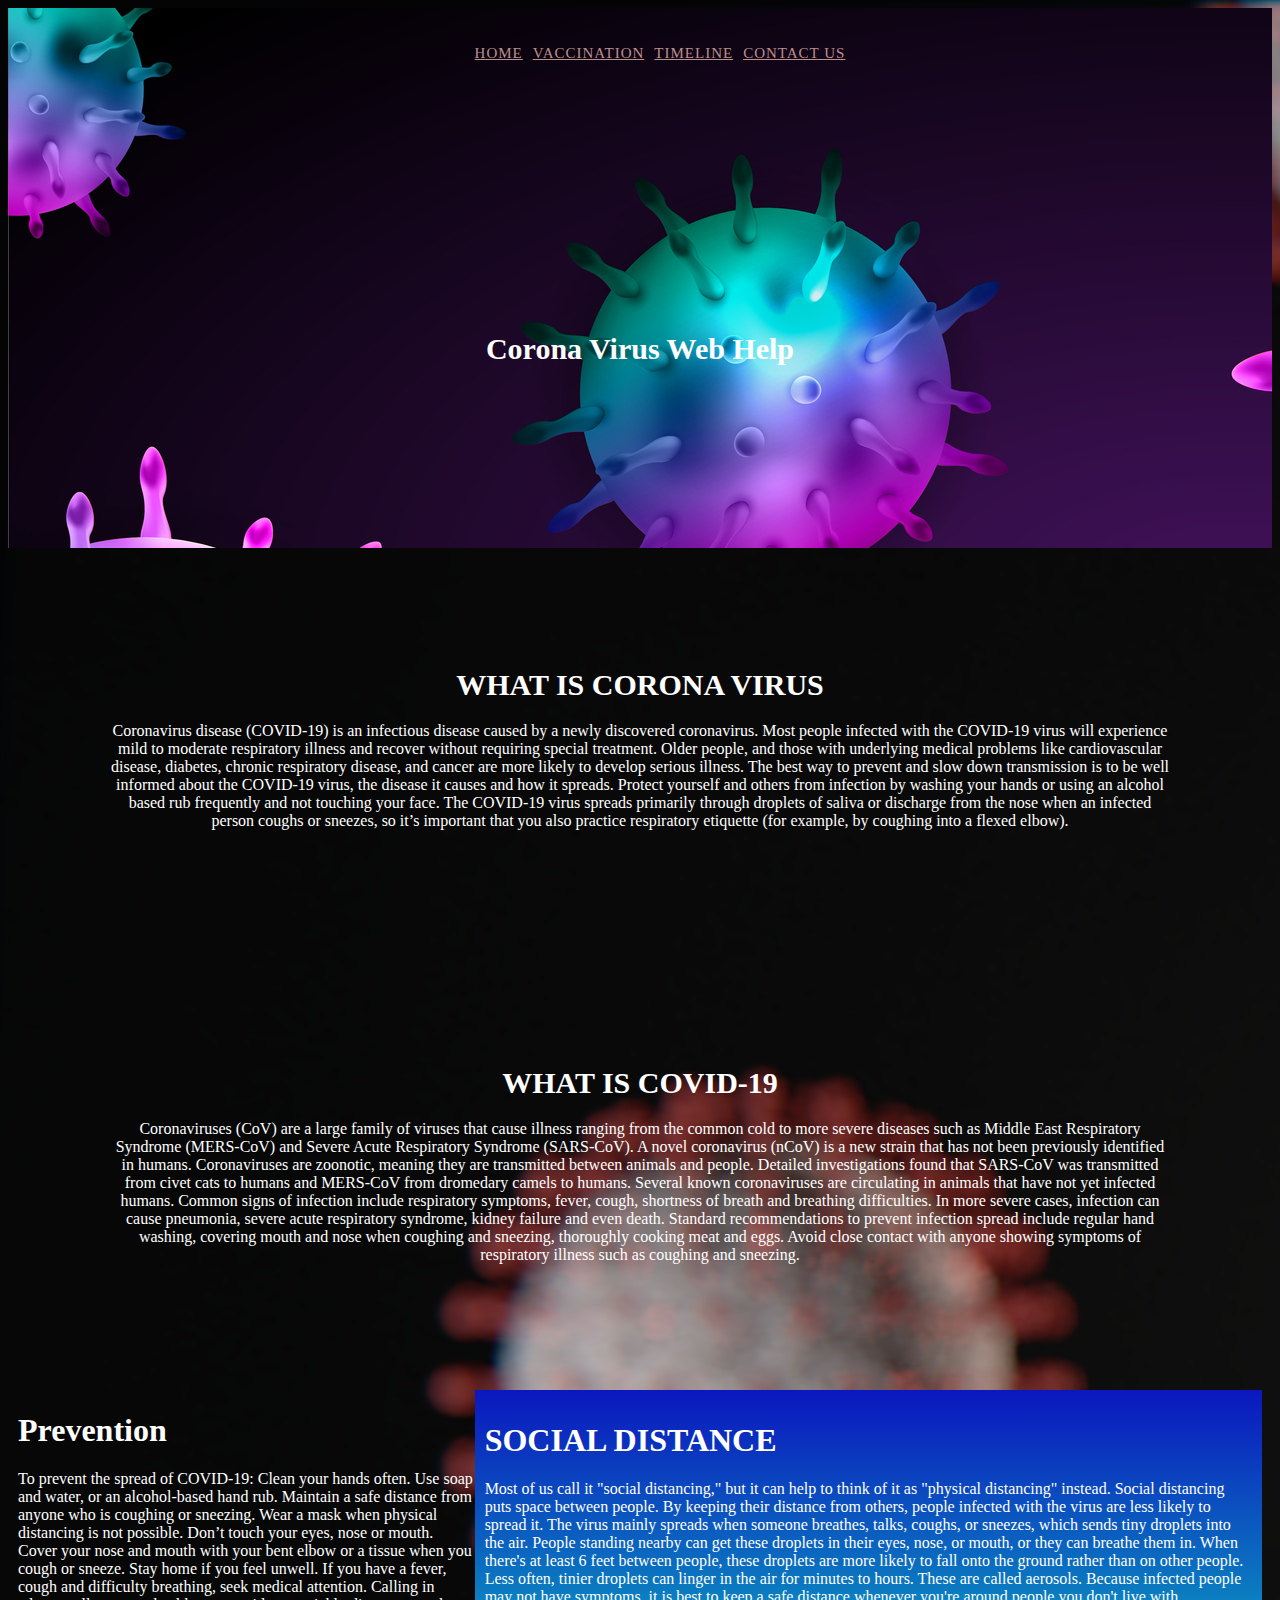
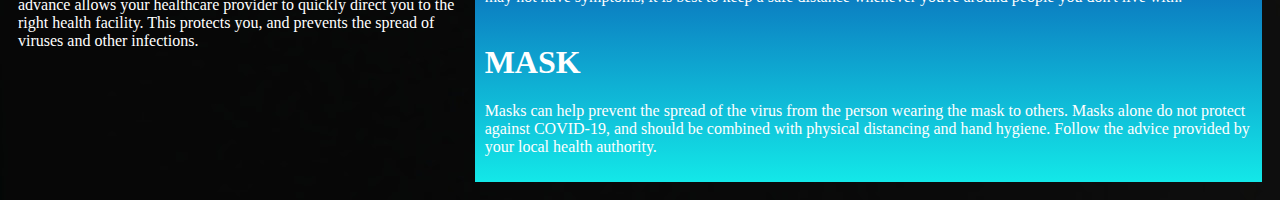
<file: index.html>
<!DOCTYPE html>
<html lang="en">
<head>
    <meta charset="UTF-8">
    <meta http-equiv="X-UA-Compatible" content="IE=edge">
    <meta name="viewport" content="width=device-width, initial-scale=1.0">
    <title>Corona Website</title>
    <link rel="stylesheet" href="style.css">
</head>
<body>
    <header class="header">
        <nav id="navbar">
            <div class="container">
                <ul>
                    <li>
                        <a href="#">Home</a>
                    </li>
                    <li>
                        <a href="#">Vaccination</a>
                    </li>
                    <li>
                        <a href="/timeline.html">Timeline</a>
                    </li>
                    <li>
                        <a href="#">Contact Us</a>
                    </li>
                </ul>
            </div>
        </nav>
        <div class="content">
            <h1>Corona Virus Web Help</h1>
        </div>
    </header>
    <div class="flex1">
        <div class="flex_child">
            <h1>WHAT IS CORONA VIRUS</h1>
            <p>Coronavirus disease (COVID-19) is an infectious disease caused by a newly discovered coronavirus.

                Most people infected with the COVID-19 virus will experience mild to moderate respiratory illness and recover without requiring special treatment.  Older people, and those with underlying medical problems like cardiovascular disease, diabetes, chronic respiratory disease, and cancer are more likely to develop serious illness.
                
                The best way to prevent and slow down transmission is to be well informed about the COVID-19 virus, the disease it causes and how it spreads. Protect yourself and others from infection by washing your hands or using an alcohol based rub frequently and not touching your face. 
                
                The COVID-19 virus spreads primarily through droplets of saliva or discharge from the nose when an infected person coughs or sneezes, so it’s important that you also practice respiratory etiquette (for example, by coughing into a flexed elbow).</p>
        </div>
    </div>
    <div class="flex1">
        <div class="flex_child">
            <h1>WHAT IS COVID-19</h1>
            <p>Coronaviruses (CoV) are a large family of viruses that cause illness ranging from the common cold to more severe diseases such as Middle East Respiratory Syndrome (MERS-CoV) and Severe Acute Respiratory Syndrome (SARS-CoV). A novel coronavirus (nCoV) is a new strain that has not been previously identified in humans.

                Coronaviruses are zoonotic, meaning they are transmitted between animals and people. Detailed investigations found that SARS-CoV was transmitted from civet cats to humans and MERS-CoV from dromedary camels to humans. Several known coronaviruses are circulating in animals that have not yet infected humans.
                
                Common signs of infection include respiratory symptoms, fever, cough, shortness of breath and breathing difficulties. In more severe cases, infection can cause pneumonia, severe acute respiratory syndrome, kidney failure and even death.
                
                Standard recommendations to prevent infection spread include regular hand washing, covering mouth and nose when coughing and sneezing, thoroughly cooking meat and eggs. Avoid close contact with anyone showing symptoms of respiratory illness such as coughing and sneezing.</p>
        </div>
    </div>
    <div class="flex">
        <div class="flex_child">
            <h1>Prevention</h1>
            <p>To prevent the spread of COVID-19:
                Clean your hands often. Use soap and water, or an alcohol-based hand rub.
                Maintain a safe distance from anyone who is coughing or sneezing.
                Wear a mask when physical distancing is not possible.
                Don’t touch your eyes, nose or mouth.
                Cover your nose and mouth with your bent elbow or a tissue when you cough or sneeze.
                Stay home if you feel unwell.
                If you have a fever, cough and difficulty breathing, seek medical attention.
                Calling in advance allows your healthcare provider to quickly direct you to the right health facility. This protects you, and prevents the spread of viruses and other infections.
                </p>
        </div>
        <div class="flex flex_vertical">
            <div class="flex_child">
                <h1>SOCIAL DISTANCE</h1>
                <p>Most of us call it "social distancing," but it can help to think of it as "physical distancing" instead. Social distancing puts space between people. By keeping their distance from others, people infected with the virus are less likely to spread it.

                    The virus mainly spreads when someone breathes, talks, coughs, or sneezes, which sends tiny droplets into the air. People standing nearby can get these droplets in their eyes, nose, or mouth, or they can breathe them in.
                    
                    When there's at least 6 feet between people, these droplets are more likely to fall onto the ground rather than on other people. Less often, tinier droplets can linger in the air for minutes to hours. These are called aerosols.
                    
                    Because infected people may not have symptoms, it is best to keep a safe distance whenever you're around people you don't live with.</p>
            </div>
            <div class="flex_child">
                <h1>MASK</h1>
                <p>Masks can help prevent the spread of the virus from the person wearing the mask to others. Masks alone do not protect against COVID-19, and should be combined with physical distancing and hand hygiene. Follow the advice provided by your local health authority.</p>
            </div>
        </div>
    </div>
</body>
</html>
</file>
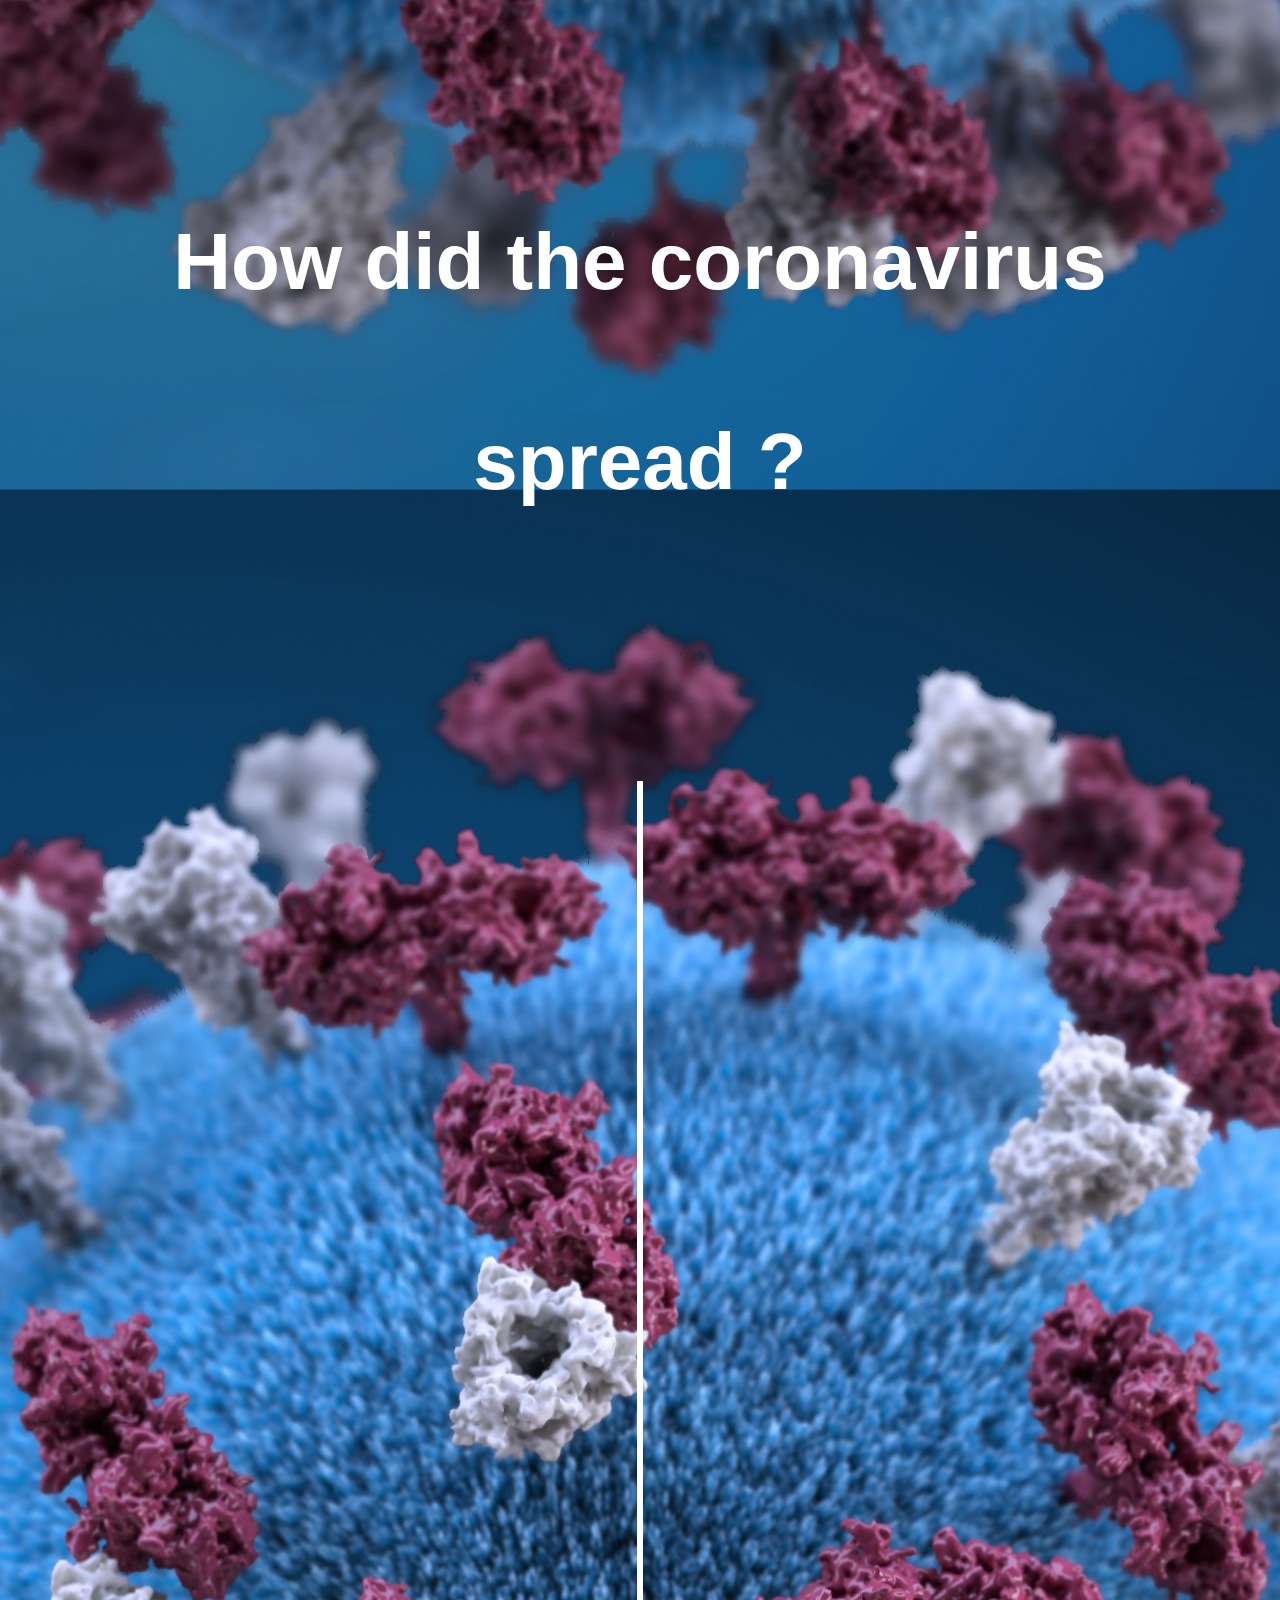
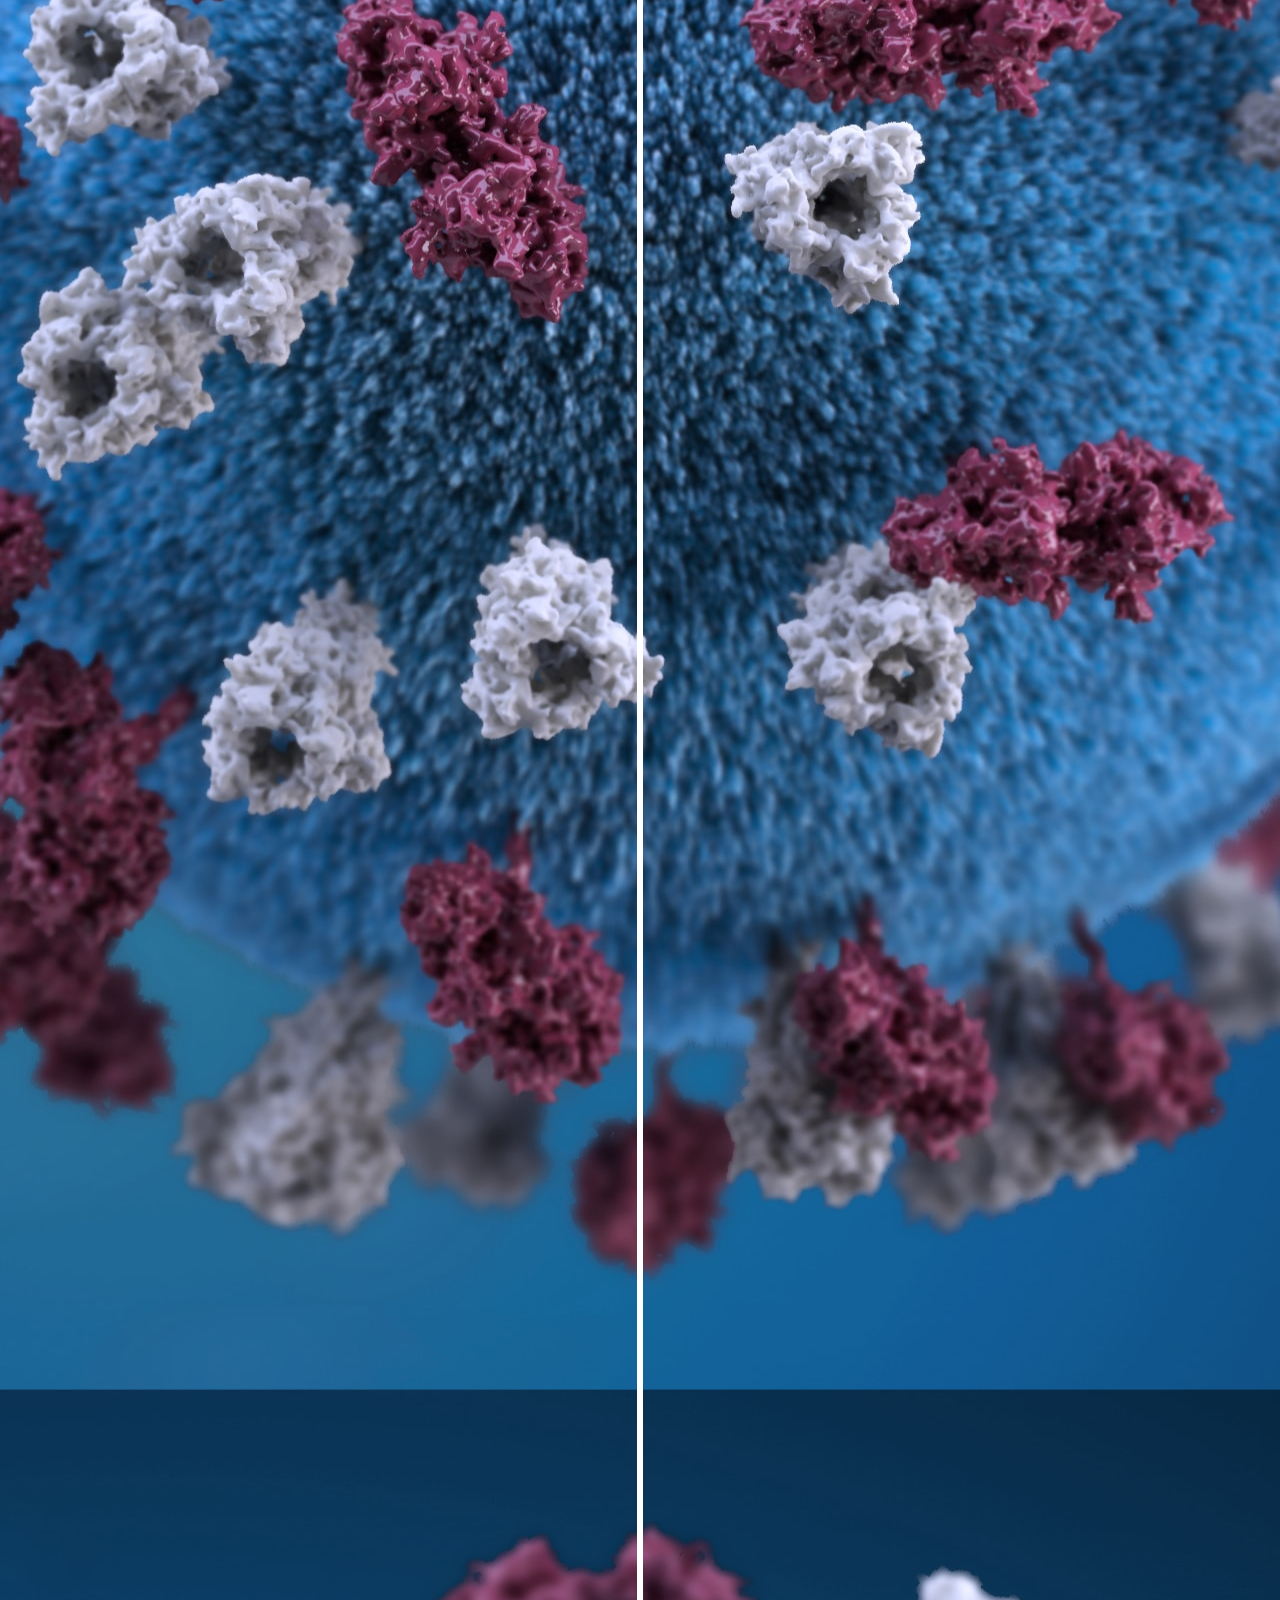
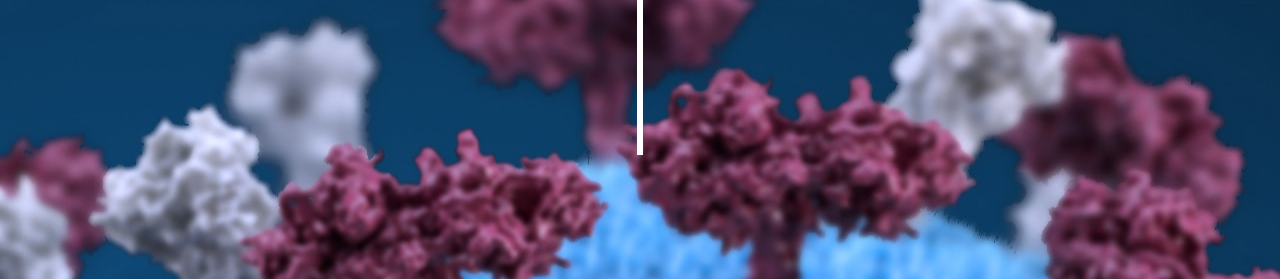
<file: timeline.html>
<!DOCTYPE html>
<html lang="en">
<head>
    <meta charset="UTF-8">
    <link rel="stylesheet" href="styletimline.css">
    <meta http-equiv="X-UA-Compatible" content="IE=edge">
    <meta name="viewport" content="width=device-width, initial-scale=1.0">
    <title>Document</title>
</head>
<body>
    <section class="intro">
        <div class="container">
          <h1>How did the coronavirus spread ?</h1>
        </div>
      </section>
      
      <section class="timeline">
        <ul>
          <li>
            <div>
              <time>December 8</time> A patient in the city of Wuhan sought medical help for pneumonia-like symptoms.
            </div>
          </li>
          <li>
            <div>
              <time>December 29</time> Local hospitals in Hubei report the first four cases of a “pneumonia of unknown etiology.”
            </div>
          </li>
          <li>
            <div>
              <time>December 31</time> Wuhan Municipal Health Authorities report a string of pneumonia-like cases in Wuhan, China.
            </div>
          </li>
          <li>
            <div>
              <time>January 1</time>The seafood market (Huanan Seafood Wholesale Market) that was identified as a suspected center of the outbreak is closed.
            </div>
          </li>
          <li>
            <div>
              <time>January 3</time> China officially notifies the WHO of an outbreak.
            </div>
          </li>
          <li>
            <div>
              <time>January 13</time> Thailand reports its first case, a sixty-one year old woman who did not visit the seafood market.
            </div>
          </li>
          <li>
            <div>
              <time>January 14</time> Wuhan implements screening measures for travelers leaving the city at airports, railway stations, and other passenger terminals.
            </div>
          </li>
          <li>
            <div>
              <time>February 1</time>First Cases Appear in United States and Europe;
            </div>
          </li>
          <li>
            <div>
              <time>February 3</time> First Cases Appear in Many More Countries; Travel Bans Spread
            </div>
          </li>
        </ul>
      </section>
<script src="/timelinsjs.js"></script>
</body>
</html>
</file>
<file: style.css>
ul{
    display: flex;
    align-content: center;
    justify-content: center;
}
ul li{
    list-style: none;
}
ul li a {
    text-transform: uppercase;
    letter-spacing: 1px;
    font-size: 15px;
    color: rosybrown;
    padding: 5px;
}
ul li a:hover{
    border-bottom:3px solid rebeccapurple ;
}
.header{
    padding: 20px;
    height: 500px;
    background: url("Coronavirus-1.jpg");
    position: relative;
}
.header .content{
    position: relative;
    top: 50%;
    text-align: center;
}
.header h1{
    font-size: 30px;
    color: white;
}
body{
    background-image: url("coronavirus-2 (1).jpeg");
}
.flex1 h1{
    font-size: 30px;
    text-align: center;
    
}
.flex1{
    color: white;
    display: flex;
    padding: 100px 100px 100px 100px;
}
.flex1 p{
    text-align: center;
 
}
.flex{
    display: flex;
    position: center;
    color: white;
    padding: 10px 10px 10px 10px;
}
.flex_vertical{
    flex-direction: row;
    padding: 10px 10px 10px 10px;
    flex-wrap: wrap;
    background:linear-gradient(#0b17bf,#0b77bf,#13e8e8);
}
</file>
<file: styletimline.css>
body {
    background:url("/corona.jpeg") center;
  font: normal 16px/2.5 "Helvetica Neue", sans-serif;
  color: #fff;
  overflow-x: hidden;
  padding-bottom: 50px;
} 
.intro {
    padding: 100px 0;
  }
  .container {
    width: 90%;
    max-width: 1200px;
    margin: 0 auto;
    text-align: center;
  }
  h1 {
    font-size: 5rem;
  }
  .timeline ul {
    list-style-type:none;
    padding: 50px 0;
  }
  .timeline ul li 
{
  position: relative;
  width: 6px;
  margin: 0 auto;
  padding-top: 50px;
  background: #fff;
}
.timeline ul li div {
    position: relative;
    bottom: 0;
    width: 400px;
    padding: 50px;
    background: #F45B69;
  }
  time 
{
  display: block;
  font-size: 1.2rem;
  font-weight: bold;
  margin-bottom: 8px;
}
.timeline ul li:nth-child(odd) div {
    left: 45px;
    transform: translate3d(200px, 0, 0);
  }
  
  .timeline ul li:nth-child(even) div {
    left: -439px;
    transform: translate3d(-200px, 0, 0);
  }
  .timeline ul li div 
{
  visibility: hidden;
  opacity: 0;
  transition: all .5s ease-in-out;
}
.timeline ul li.in-view div 
{
  transform: none;
  visibility: visible;
  opacity: 1;
}
</file>
